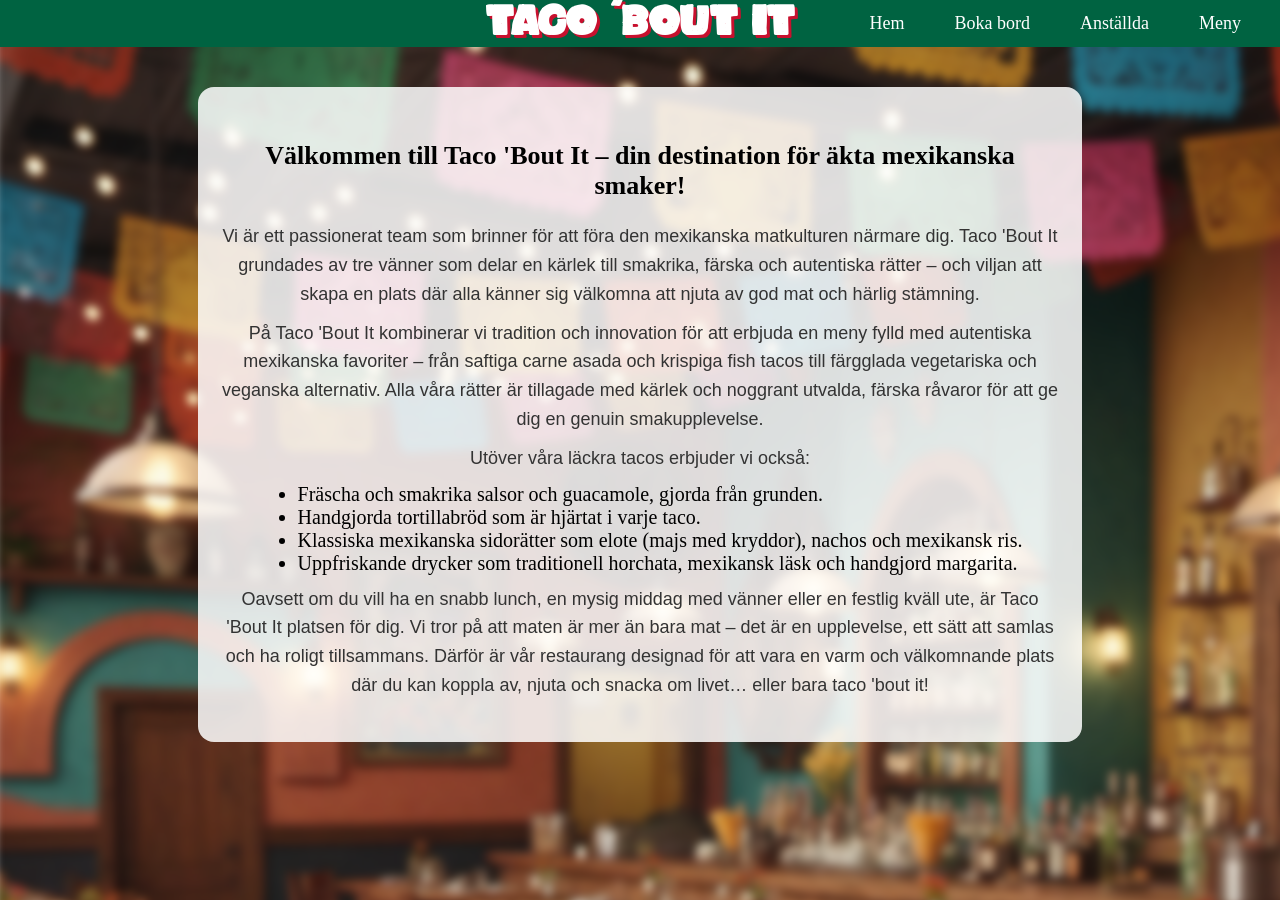
<file: index.html>
<!DOCTYPE html>
<html lang="sv">

<head>
    <meta charset="UTF-8">
    <meta name="viewport" content="width=device-width, initial-scale=1.0">
    <title>Taco 'bout it</title>
    <link rel="stylesheet" href="styles.css">

</head>

<body>
    <header>
        <h1> Taco ´bout it</h1>
        <div class="menu-wrapper">
            <input type="checkbox" id="menu-toggle">
            <label for="menu-toggle" id="menuicon">&#9776;</label>
            <ul id="menu">
                <li><a href="index.html">Hem</a></li>
                <li><a href="booking.html">Boka bord</a></li>
                <li><a href="contacts.html">Anställda</a></li>
                <li><a href="menu.html">Meny</a></li>
            </ul>
        </div>
    </header>



    <div id="about-taco">
        <h2>Välkommen till Taco 'Bout It – din destination för äkta mexikanska smaker!</h2>

        <p>Vi är ett passionerat team som brinner för att föra den mexikanska matkulturen närmare dig. Taco 'Bout It
            grundades av tre vänner som delar en kärlek till smakrika, färska och autentiska rätter – och viljan att
            skapa en plats där alla känner sig välkomna att njuta av god mat och härlig stämning.
        </p>
        <p>På Taco 'Bout It kombinerar vi tradition och innovation för att erbjuda en meny fylld med autentiska
            mexikanska favoriter – från saftiga carne asada och krispiga fish tacos till färgglada vegetariska och
            veganska alternativ. Alla våra rätter är tillagade med kärlek och noggrant utvalda, färska råvaror för att
            ge dig en genuin smakupplevelse.
        </p>
        <p>Utöver våra läckra tacos erbjuder vi också:</p>

        <div>
            <ul>
                <li>Fräscha och smakrika salsor och guacamole, gjorda från grunden.</li>
                <li>Handgjorda tortillabröd som är hjärtat i varje taco.</li>
                <li>Klassiska mexikanska sidorätter som elote (majs med kryddor), nachos och mexikansk ris.</li>
                <li>Uppfriskande drycker som traditionell horchata, mexikansk läsk och handgjord margarita.</li>
            </ul>
        </div>

        <p>Oavsett om du vill ha en snabb lunch, en mysig middag med vänner eller en festlig kväll ute, är Taco 'Bout It
            platsen för dig.
            Vi tror på att maten är mer än bara mat – det är en upplevelse, ett sätt att samlas och ha roligt
            tillsammans. Därför är vår restaurang designad för att vara en varm och välkomnande plats där du kan koppla
            av, njuta och snacka om livet… eller bara taco 'bout it!
        </p>
    </div>

    <div class="background-wrapper">
        <img src="ImagesIndex/bakgrund-framsida.png" class="background-img" alt="">
    </div>

    <script src="script.js" defer></script>
</body>

</html>
</file>
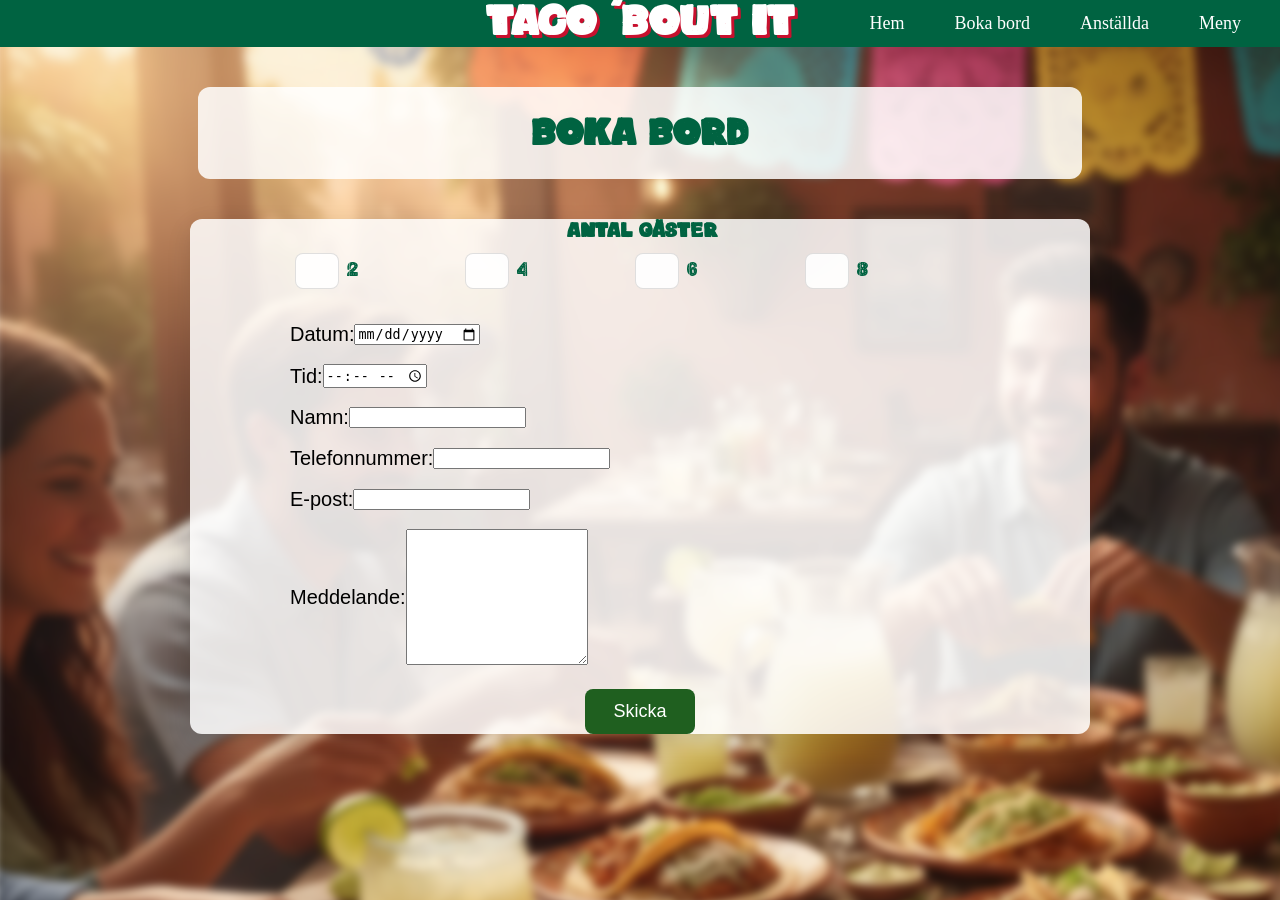
<file: booking.html>
<!DOCTYPE html>
<html lang="en">

<head>
    <meta charset="UTF-8">
    <meta name="viewport" content="width=device-width, initial-scale=1.0">
    <title>Document</title>
    <link rel="stylesheet" href="styles.css">
</head>

<body>
    <header>
        <h1>Taco ´bout it</h1>
        <div class="menu-wrapper">
            <input type="checkbox" id="menu-toggle">
            <label for="menu-toggle" id="menuicon">&#9776;</label>
            <ul id="menu">
                <li><a href="index.html">Hem</a></li>
                <li><a href="booking.html">Boka bord</a></li>
                <li><a href="contacts.html">Anställda</a></li>
                <li><a href="menu.html">Meny</a></li>
            </ul>
        </div>
    </header>

    <div class="background-wrapper">
        <img src="ImagesBooking/BookingBackground.png" class="background-img" alt="">
    </div>

    <h2 class="booking-title">Boka bord</h2>

    <form id="booking-form" autocomplete="off" novalidate>

        <fieldset class="guests-fieldset">
            <legend>Antal gäster</legend>
            <div class="guest-options-wrapper">
                <label class="guest-option">
                    <input type="radio" name="guests" value="2"> 2</label>

                <label class="guest-option">
                    <input type="radio" name="guests" value="4"> 4</label>
                <label class="guest-option">
                    <input type="radio" name="guests" value="6"> 6</label>
                <label class="guest-option">
                    <input type="radio" name="guests" value="8"> 8</label>
            </div>
            <span class="error" id="guests-error"></span>
        </fieldset>

        <label>
            Datum:
            <input type="date" id="booking-date" name="date">
            <span class="error" id="date-error"></span>
        </label>

        <label>
            Tid:
            <input type="time" id="booking-time" name="time" step="900">
            <span class="error" id="time-error"></span>
        </label>

        <label>
            Namn:
            <input type="text" id="name" name="name">
            <span class="error" id="name-error"></span>
        </label>
        <label>
            Telefonnummer:
            <input type="tel" id="phone" name="phone" pattern="^[0-9+\-\s]{7,}$">
            <span class="error" id="phone-error"></span>
        </label>
        <label>
            E-post:
            <input type="email" id="email" name="email">
            <span class="error" id="email-error"></span>
        </label>
        <label>
            Meddelande:
            <textarea id="message" name="message"></textarea>
            <span class="error" id="message-error"></span>
        </label>
        <button type="submit">Skicka</button>
    </form>

    <script src="script.js" defer></script>
</body>

</html>
</file>
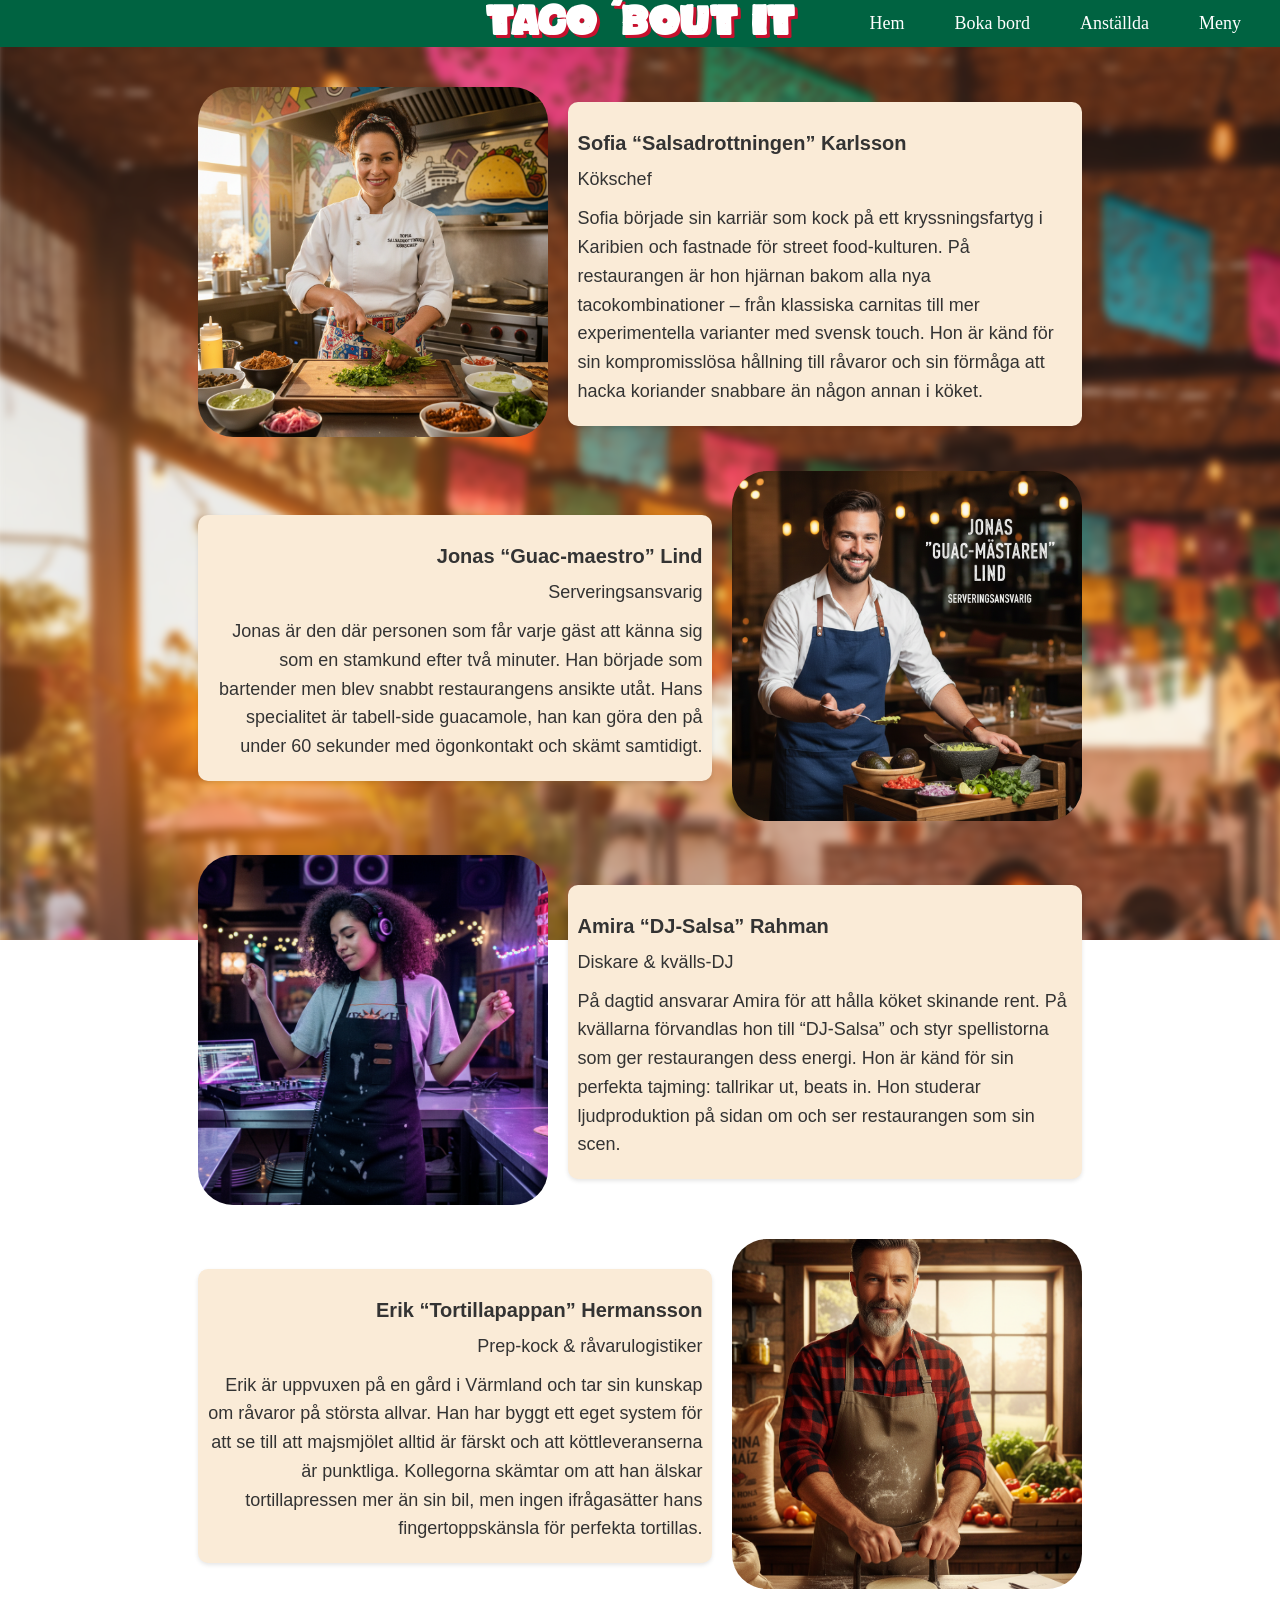
<file: contacts.html>
<!DOCTYPE html>
<html lang="sv">
<head>
    <meta charset="UTF-8">
    <meta name="viewport" content="width=device-width, initial-scale=1.0">
    <title>Anställda</title>
    <link rel="stylesheet" href="styles.css">
</head>
<body>
    <header>
        <h1>Taco ´bout it</h1>
        <div class="menu-wrapper">
        <input type="checkbox" id="menu-toggle">
        <label for="menu-toggle" id="menuicon">&#9776;</label>
            <ul id="menu">
                <li><a href="index.html">Hem</a></li>
                <li><a href="booking.html">Boka bord</a></li>
                <li><a href="contacts.html">Anställda</a></li>
                <li><a href="menu.html">Meny</a></li>
            </ul>
    </div>
    </header>
    <div class="employee-grid">
        <div class="employee-row">
            <div class="employee-card">
                <a href="Elin.html">
                <img src="ImagesContacts/SofiaK.png" alt="Sofia Karlsson"> </a>
            </div>
            <div class="employee-info">
                <h3>Sofia “Salsadrottningen” Karlsson</h3>
                <p>Kökschef</p>
                <p>Sofia började sin karriär som kock på ett kryssningsfartyg i Karibien och fastnade för street food-kulturen. På restaurangen är hon hjärnan bakom alla nya tacokombinationer – från klassiska carnitas till mer experimentella varianter med svensk touch. Hon är känd för sin kompromisslösa hållning till råvaror och sin förmåga att hacka koriander snabbare än någon annan i köket.</p>
            </div>
        </div>
        <div class="employee-row">
            <div class="employee-card">
                
                <a href="elliot.html">
                <img src="ImagesContacts/JonasL.png" alt="Jonas Lind">
                </a>
            </div>
            <div class="employee-info">
                <h3>Jonas “Guac-maestro” Lind </h3>
                <p>Serveringsansvarig</p>
                <p>Jonas är den där personen som får varje gäst att känna sig som en stamkund efter två minuter. Han började som bartender men blev snabbt restaurangens ansikte utåt. Hans specialitet är tabell-side guacamole, han kan göra den på under 60 sekunder med ögonkontakt och skämt samtidigt.</p>
            </div>
        </div>
        <div class="employee-row">
            <div class="employee-card">
                <a href="Hanna.html">
                <img src="ImagesContacts/AmiraR.png" alt="Amira Rahman">
                </a>
            </div>
            <div class="employee-info">
                <h3>Amira “DJ-Salsa” Rahman</h3>
                <p>Diskare & kvälls-DJ</p>
                <p>På dagtid ansvarar Amira för att hålla köket skinande rent. På kvällarna förvandlas hon till “DJ-Salsa” och styr spellistorna som ger restaurangen dess energi. Hon är känd för sin perfekta tajming: tallrikar ut, beats in. Hon studerar ljudproduktion på sidan om och ser restaurangen som sin scen.</p>
            </div>
        </div>
        <div class="employee-row">
            <div class="employee-card">
                <a href="Simon.html">
                    <img src="ImagesContacts/ErikH.png" alt="Erik Hermansson">
                </a>
            </div>
            <div class="employee-info">
                <h3>Erik “Tortillapappan” Hermansson</h3>
                <p>Prep-kock & råvarulogistiker</p>
                <p>Erik är uppvuxen på en gård i Värmland och tar sin kunskap om råvaror på största allvar. Han har byggt ett eget system för att se till att majsmjölet alltid är färskt och att köttleveranserna är punktliga. Kollegorna skämtar om att han älskar tortillapressen mer än sin bil, men ingen ifrågasätter hans fingertoppskänsla för perfekta tortillas.</p>
            </div>
        </div>
    </div>       
        <div class="background-wrapper">
            <img src="ImagesContacts/BackgroundBlurred.png" class="background-img" alt="">
        </div>
    <script src="script.js" defer></script>
</body>


</html>
</file>
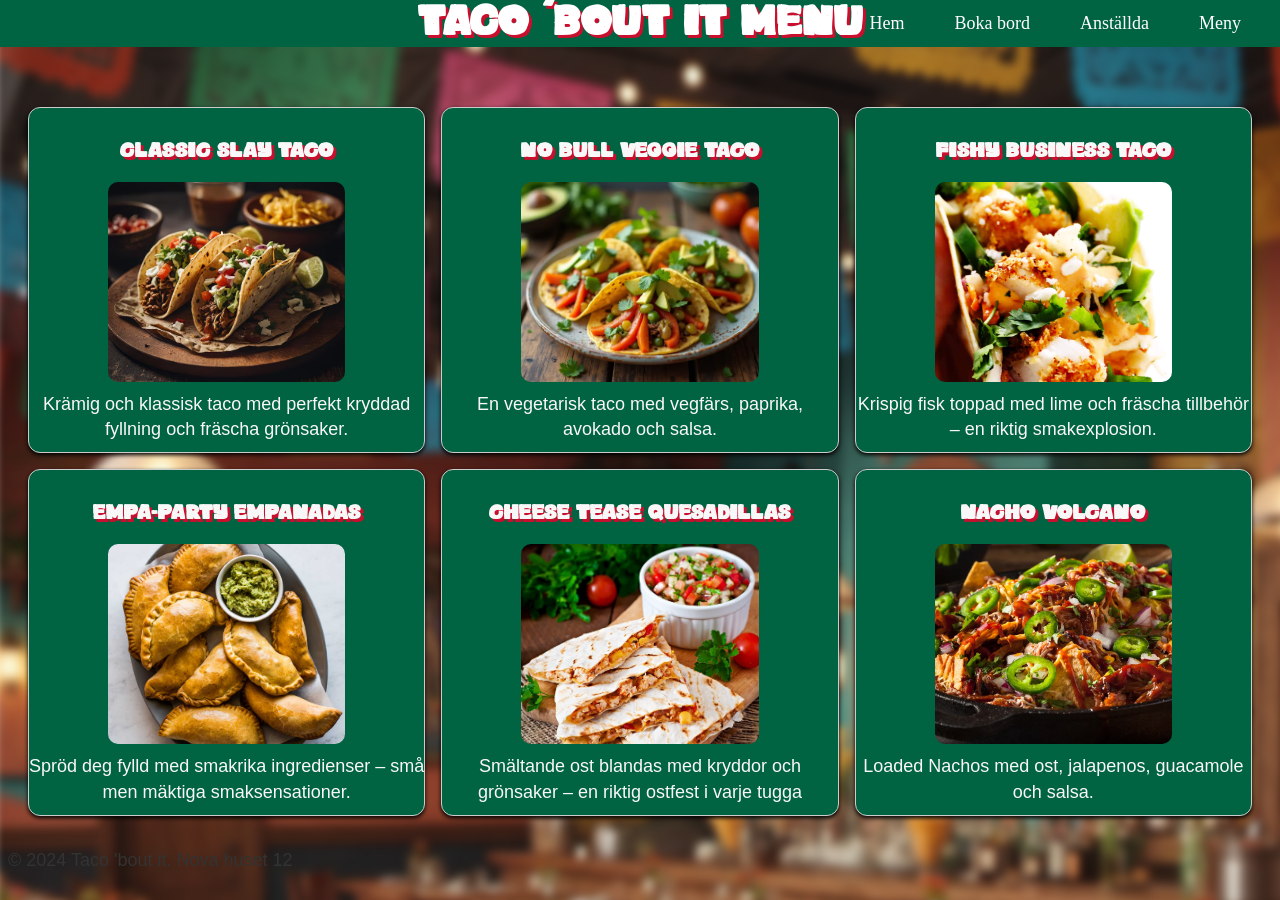
<file: menu.html>
<!DOCTYPE html>
<html lang="sv">

<head>
    <meta charset="UTF-8">
    <meta name="viewport" content="width=device-width, initial-scale=1.0">
    <title>Meny</title>
    <link rel="stylesheet" href="styles.css">
</head>

<body>

    <header>
        <h1>Taco ´bout it Menu</h1>
        <div class="menu-wrapper">
            <input type="checkbox" id="menu-toggle">
            <label for="menu-toggle" id="menuicon">&#9776;</label>
            <ul id="menu">
                <li><a href="index.html">Hem</a></li>
                <li><a href="booking.html">Boka bord</a></li>
                <li><a href="contacts.html">Anställda</a></li>
                <li><a href="menu.html">Meny</a></li>
            </ul>
        </div>
    </header>

    <div class="menu-grid"> 

        <div class="menu-item">
            <h3>Classic Slay Taco </h3>
            <img src="ImagesMenu/classicTaco.jpg" alt="Classic Taco">
            <p>Krämig och klassisk taco med perfekt kryddad fyllning och fräscha grönsaker.</p>
        </div>

        <div class="menu-item">
            <h3>No Bull Veggie Taco</h3>
            <img src="ImagesMenu/veggieTaco.webp" alt="Veggie Taco">
            <p>En vegetarisk taco med vegfärs, paprika, avokado och salsa.</p>
        </div>

        <div class="menu-item">
            <h3>Fishy Business Taco</h3>
            <img src="ImagesMenu/fishtaco.jpg" alt="Fish Taco">
            <p>Krispig fisk toppad med lime och fräscha tillbehör – en riktig smakexplosion.</p>
        </div>

        <div class="menu-item">
            <h3>Empa-party Empanadas</h3>
            <img src="ImagesMenu/empanada.jpg" alt="Empanada">
            <p>Spröd deg fylld med smakrika ingredienser – små men mäktiga smaksensationer.</p>
        </div>

        <div class="menu-item">
            <h3>Cheese Tease Quesadillas</h3>
            <img src="ImagesMenu/quesadillas.jpg" alt="Quesadilla">
            <p>Smältande ost blandas med kryddor och grönsaker – en riktig ostfest i varje tugga</p>
        </div>

        <div class="menu-item">
            <h3>Nacho Volcano </h3>
            <img src="ImagesMenu/nachos.webp" alt="Loaded Nachos">
            <p>Loaded Nachos med ost, jalapenos, guacamole och salsa.</p>
        </div>
    </div>

    <div class="background-wrapper">
        <img src="ImagesIndex/bakgrund-framsida.png" class="background-img" alt="">
    </div>

    <footer>
        <p>&copy; 2024 Taco 'bout it. Nova huset 12</p>
    </footer>
    <script src="script.js" defer></script>

</body>



</html>
</file>
<file: styles.css>
header {
    margin-top: -10px;
    padding: 0%;
    display: flex;
    justify-content: center;
    align-items: center;
    position: relative;
    margin-bottom: 40px;
    width: 100vw;
    left: 50%;
    right: 50%;
    transform: translateX(-50%);
    background: #006341;
}

.header-spacer {
    flex: 1;
}

@font-face {
    font-family: '­Viva M‚xico cabrones!';
    src: url('fonts/­Viva M‚xico cabrones!.ttf') format('truetype');
    font-weight: normal;
    font-style: normal;
}

p {
    font-family: 'Open Sans', sans-serif;
    font-size: 18px;
    line-height: 1.6;
    color: #333;
    margin: 10px 0;
}

h1 {
    font-family: '­Viva M‚xico cabrones!', sans-serif;
    font-size: 42px;
    text-align: center;
    position: relative;
    background: transparent;
    color: white;
    text-shadow: 3px 3px 0px #C8102E;
    margin-top: 0;
    margin-bottom: 0;
}

h3 {
    font-family: 'Segoe UI', Tahoma, Geneva, Verdana, sans-serif;
    font-size: 20px;
    margin-bottom: 10px;
}

.employee-grid {
    display: grid;
    grid-template-columns: 1fr;
    gap: 30px;
    margin: 2% 15%;
}

.employee-row {
    display: grid;
    grid-template-columns: 1fr 2fr;
    align-items: center;
    gap: 20px;
}

.employee-card {
    justify-self: center;
}

.employee-card img {
    width: 350px;
    height: 350px;
    border-radius: 10%;
    object-fit: cover;
}


.employee-card img:hover {
    transform: scale(1.05);
    transition: transform 0.3s ease;
    box-shadow: 0 4px 8px rgba(0, 0, 0, 0.2);
    cursor: pointer;
}

.employee-info {
    font-size: 18px;
    color: #333;
    padding: 10px;
    background-color: antiquewhite;
    border-radius: 10px;
    box-shadow: 0 2px 4px rgba(0, 0, 0, 0.1);
    height: auto;
}

.employee-row:nth-child(even) {
    grid-template-columns: 2fr 1fr;
}

.employee-row:nth-child(even) .employee-card {
    order: 2;
}

.employee-row:nth-child(even) .employee-info {
    order: 1;
    text-align: right;
}

#menu {
    display: none;
    list-style-type: none;
    text-align: center;
    padding: 0px 0;
    margin: 0;
    min-width: 100px;
    border-radius: 8px;
    margin-top: 0;
    z-index: 100;
    align-self: flex-end;
    font-size: 18px;
    background: rgba(255, 255, 255, 0.85);
    position: absolute;
    top: 100%;
    right: 0;
}

#menu a {
    color: rgb(31, 95, 31);
    text-decoration: none;
}

#menu li {
    display: block;
    text-align: center;
    margin: 0;
}

#menu-toggle:checked~#menu {
    display: block;
    text-align: right;
}

#menu-toggle {
    display: none;
    text-align: right;
}

#menuicon {
    top: 0px;
    margin-left: 10px;
    font-size: 32px;
    cursor: pointer;
    z-index: 0;
    background: white;
    border-radius: 8px;
    box-shadow: 0 2px 6px rgba(0, 0, 0, 0.85);
}


.side-scroll-wrapper {
    overflow-x: auto;
    white-space: nowrap;
    padding: 0px 0;
    margin: 0 0%;
}

.menu-wrapper {
    position: absolute;
    right: 24px;
    top: 50%;
    transform: translateY(-50%);
    margin: 0;
    padding: 0;
    display: flex;
    flex-direction: column;
    align-items: flex-end;
}

.background-wrapper {
    position: fixed;
    top: -5px;
    left: -5px;
    width: 105vw;
    height: 105vh;
    overflow: hidden;
    z-index: -1;
}

.background-img {
    height: 2000px;
    filter: blur(4px);
    display: block;
}

.long-side-scroll {
    display: inline-block;
    height: 2000px;
    width: 3000px;
}

.fade-overlay {
    position: fixed;
    top: 0;
    left: 0;
    width: 100vw;
    height: 100vh;
    background: black;
    opacity: 0;
    pointer-events: none;
    z-index: 9999;
}

#about-taco {
    text-align: center;
    font-size: 20px;
    margin-left: 15%;
    margin-right: 15%;
    background: rgba(255, 255, 255, 0.85);
    border-radius: 16px;
    padding: 32px 24px;
}

#about-taco h2 {
    font-size: 26px;
}

#about-taco ul {
    display: inline-block;
}

.menu-grid {
    display: grid;
    grid-template-columns: repeat(3, 1fr);
    gap: 1rem;
    padding: 20px;

}

.menu-item {
    display: flex;
    flex-direction: column;
    justify-content: space-between;

    background-color: #006341;
    border: 1px solid #ccc;
    border-radius: 12px;
    box-shadow: 0 2px 4px rgba(0, 0, 0, 1);
    text-align: center;

}

.menu-item img {
    width: 60%;
    height: 200px;
    object-fit: cover;
    object-position: center;
    margin: 10px auto 0 auto;
    border-radius: 10px;
    display: block;
    transition: transform 0.7s ease;

}


.menu-item img:hover {
    transform: scale(1.3);
}

.scale img:hover {
    transform: scale(1.3);
}

.menu-item p {
    color: #f9f8f8;
    line-height: 1.4;
    text-align: center;
    transition: transform 0.7s ease;
}

.menu-item h3 {
    color: #f9f8f8;
    text-align: center;
    font-size: 21px;
    font-family: '­Viva M‚xico cabrones!', sans-serif;
    margin-top: 30px;
    font-weight: bold;
    text-shadow: 3px 3px 0px #C8102E;
    transition: color 0.7s ease;

}

#about-taco {
    text-align: center;
    font-size: 20px;
    margin-left: 15%;
    margin-right: 15%;
    background: rgba(255, 255, 255, 0.85);
    border-radius: 16px;
    padding: 32px 24px;
}

#about-taco h2 {
    font-size: 26px;
}

#about-taco ul {
    display: inline-block;
    text-align: left;
    font-size: 20px;
    margin: 0 auto;
}

form label {
    display: block;
    margin-bottom: 16px;
}

.error {
    color: #d32f2f;
    font-size: 0.95em;
    margin-left: 8px;
}

.booking-title {
    text-align: center;
    margin: 20px auto;
    font-family: '­Viva M‚xico cabrones!', sans-serif;
    font-size: 38px;
    font-weight: 700;
    color: #006341;
    background: rgba(255, 255, 255, 0.85);
    border-radius: 12px;
    padding: 24px;
    margin: 0 15% 40px 15%;
}


.guests-fieldset {
    border: none;
    margin: 0 15% 16px;
    padding: 0;
    display: flex;
    flex-direction: row;
    align-items: center;
    gap: 24px;
    width: 100%;
    max-width: 700px;
    justify-content: center;
}

.guests-fieldset legend {
    width: 100%;
    text-align: center;
    font-weight: 700;
    margin-bottom: 8px;
    color: #006341;
    font-family: '­Viva M‚xico cabrones!', sans-serif;
    font-size: 20px;
}

.guest-options-wrapper {
    display: flex;
    flex-direction: row;
    gap: 12px;
    flex-wrap: nowrap;
    justify-content: center;
    width: 100%;
}

.guest-option {
    display: inline-flex;
    align-items: center;
    gap: 5px;
    margin: 0 6px;
    color: #006341;
    font-family: 'Viva M,xico cabrones!', sans-serif;
    font-weight: 700;
    cursor: pointer;
    font-size: 18px;
}

.guest-option input[type="radio"] {
    appearance: none;
    width: 44px;
    height: 36px;
    border-radius: 8px;
    border: 1px solid rgba(0, 0, 0, 0.12);
    background: rgba(255, 255, 255, 0.9);
    font-size: 16px;
    cursor: pointer;
    display: flex;
    align-items: center;
    justify-content: center;
    font-weight: 600;
    color: #1f5f1f;
}

.guest-option input[type="radio"]:checked {
    background: rgba(0, 99, 65, 0.90);
    border-color: rgba(0, 99, 65, 0.95);
    color: #006341;
}

form#booking-form {
    margin: 0 auto 40px;
    max-width: 900px;
    padding: 0 ;
    background: rgba(255, 255, 255, 0.85);
    border-radius: 12px;
    box-shadow: 0 8px 24px rgba(0, 0, 0, 0.12);
    font-family: 'Montserrat', 'Viva M,xico cabrones!', sans-serif;
    font-size: 18px;
    display: flex;
    flex-direction: column;
    align-items: center;
    gap: 18px;
    box-sizing: border-box;
}

form#booking-form label {
    width: 100%;
    max-width: 700px;
    display: flex;
    flex-direction: row;
    align-items: center;
    text-align: center;
    font-size: 20px;
    margin: 0;
}

form#booking-form textarea {
    min-height: 130px;
    resize: vertical;
}

.guest-option {
    font-size: 18px;
    font-family: 'Montserrat', '­Viva M‚xico cabrones!', Arial, sans-serif;
    font-weight: normal;
}

button[type="submit"] {
    padding: 12px 28px;
    font-size: 18px;
    border-radius: 8px;
    background: #1f5f1f;
    color: #fff;
    border: none;
    cursor: pointer;
    margin-top: 6px;
}

input[type="radio"] {
    width: auto;
    display: inline-block;
}

.error {
    color: #820c1f;
    font-size: 0.95em;
    margin-top: 6px;
    text-align: center;
}

#menu-toggle,
#menuicon {
    display: none;
}

@media (max-width: 1199px) {
    header h1 {
        flex: none;
        margin-left: 20px;
        margin-right: auto;
        text-align: left;
    }

    .header-spacer {
        display: none;
    }

    .background-img {
        width: 100vw;
    }
}

@media (min-width: 769px) {
    #menu {
        display: flex !important;
        list-style-type: none;
        padding: 0;
        margin: 0;
        background: transparent;
        position: static;
        flex-direction: row;
        gap: 20px;
        align-items: center;
    }

    #menu li {
        display: inline-block;
        margin: 0;
    }

    #menu a {
        color: white;
        text-decoration: none;
        padding: 10px 15px;
        border-radius: 5px;
        transition: background-color 0.3s;
    }

    #menu a:hover {
        background-color: rgba(255, 255, 255, 0.2);
    }

    #menuicon,
    #menu-toggle {
        display: none;
    }
}

@media (max-width: 768px) {
    #menuicon {
        display: block;
        top: 0px;
        margin-left: 10px;
        font-size: 32px;
        cursor: pointer;
        z-index: 0;
        background: white;
        border-radius: 8px;
        box-shadow: 0 2px 6px rgba(0, 0, 0, 0.85);
    }

    #menu-toggle {
        display: none;
    }

    #menu {
        display: none;
        list-style-type: none;
        text-align: center;
        padding: 0px 0;
        margin: 0;
        min-width: 100px;
        border-radius: 8px;
        margin-top: 0;
        z-index: 100;
        align-self: flex-end;
        font-size: 18px;
        background: rgba(255, 255, 255, 0.85);
        position: absolute;
        top: 100%;
        right: 0;
    }

    #menu-toggle:checked~#menu {
        display: block;
        text-align: right;
    }

    .background-img {
        height: 170vh;
        min-height: 120vh;
        object-position: center top;
    }

    .employee-grid {
        margin: 2% 5%;
    }

    .employee-row {
        display: grid;
        grid-template-columns: 1fr;
        gap: 15px;
        text-align: center;
    }

    .employee-row:nth-child(even) {
        grid-template-columns: 1fr;
    }

    .employee-row:nth-child(even) .employee-card,
    .employee-row:nth-child(even) .employee-info {
        order: unset;
    }

    .employee-row:nth-child(even) .employee-info {
        text-align: center;
    }

    .employee-card img {
        width: 200px;
        height: 200px;
    }


    .employee-info p {
        font-size: 12px;
        line-height: 1.5;
    }

}

@media (min-width: 2000px) {
    .background-wrapper {
        scale: 2;
        margin-left: auto;
    }
}
    

@media (max-width: 480px) {
    .background-img {
        height: 150vh;
        min-height: 150vh;
        object-position: center;
    }

    .background-wrapper {
        top: 0;
        left: 0;
        width: 100vw;
        height: 100vh;
    }
}
</file>
